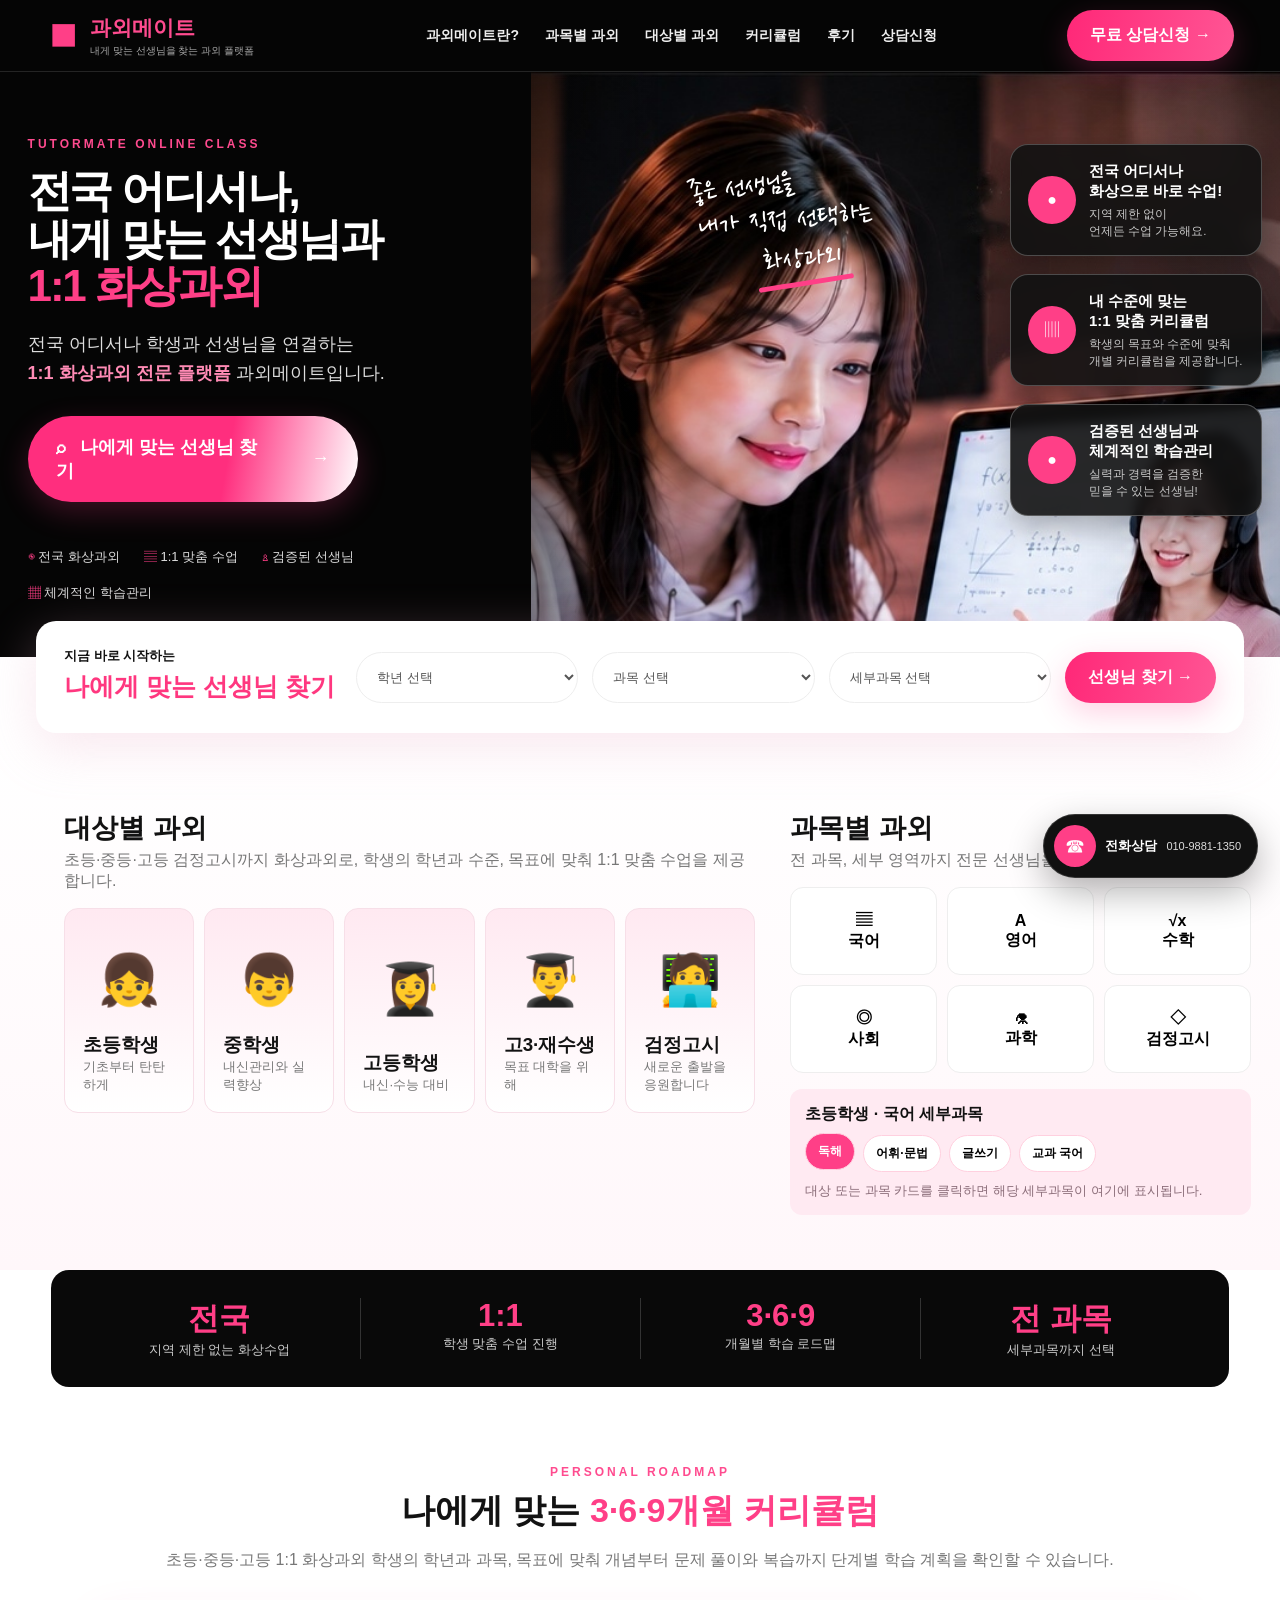
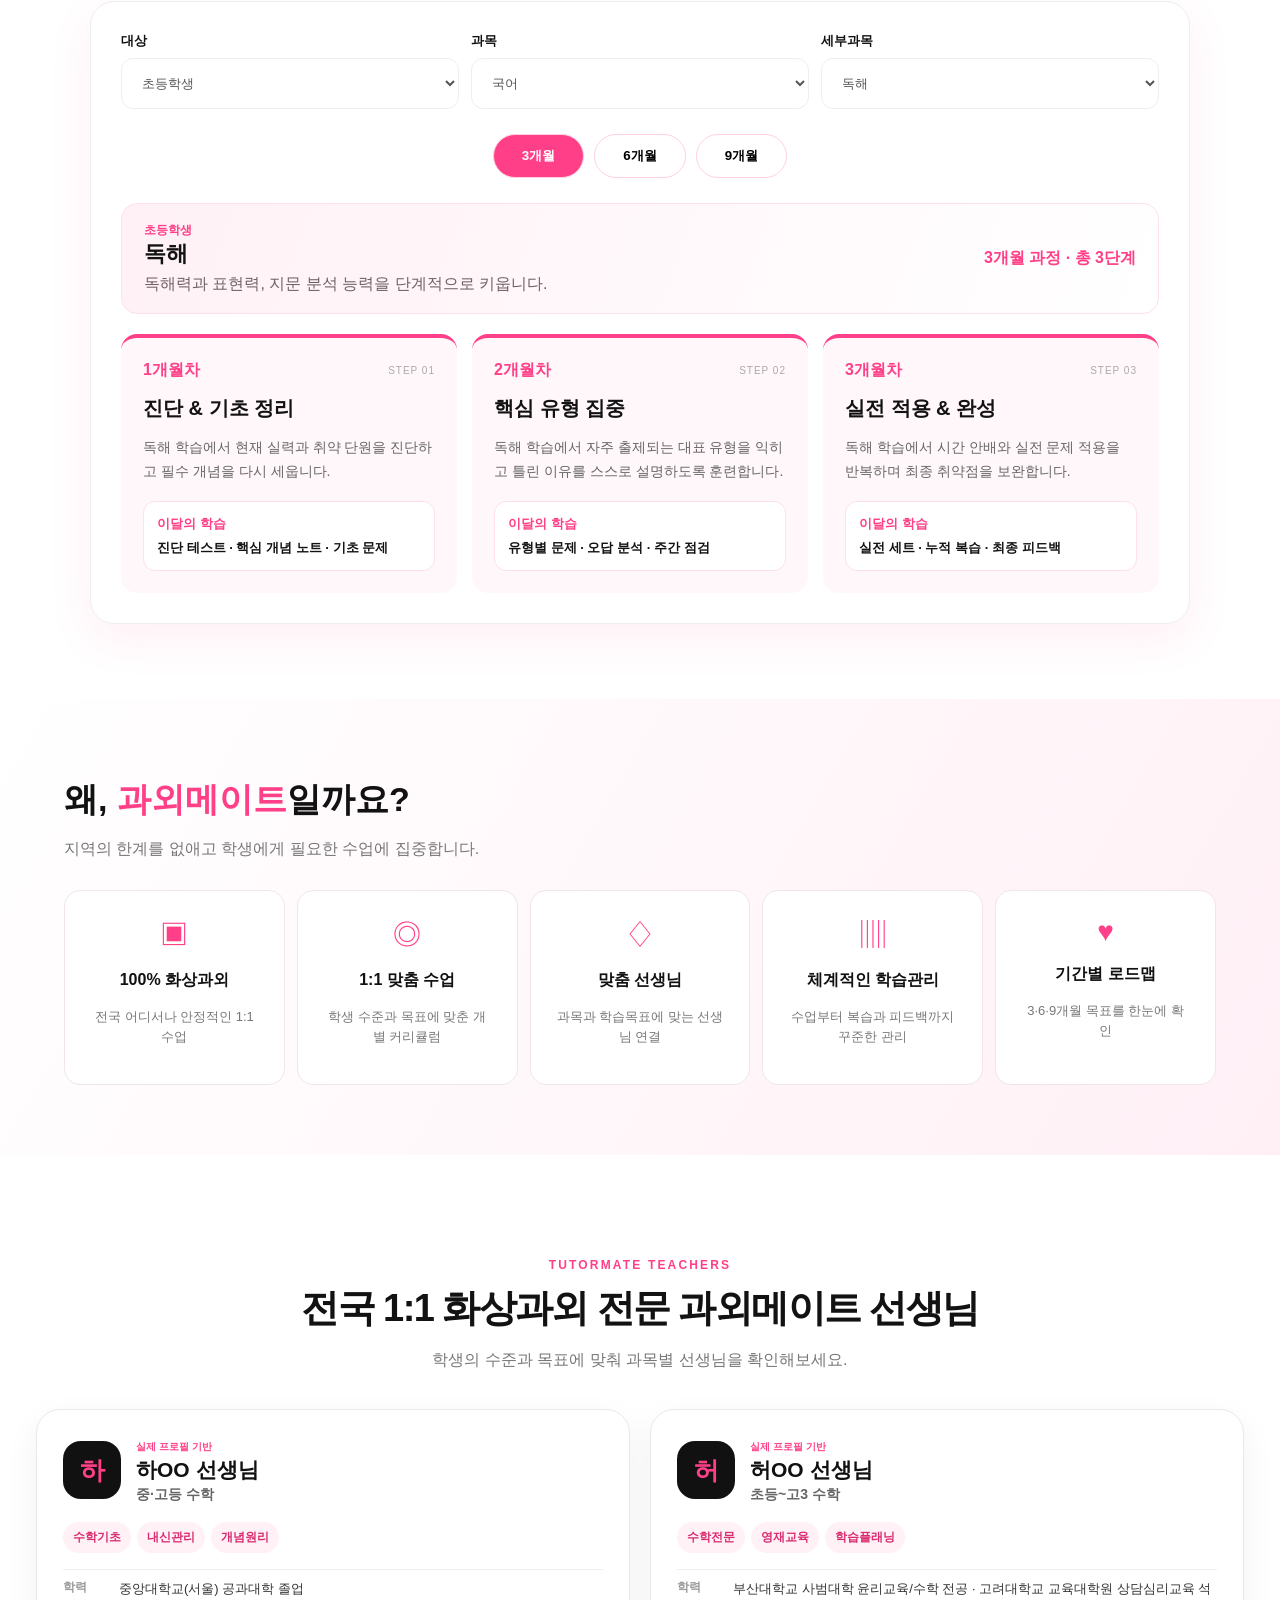
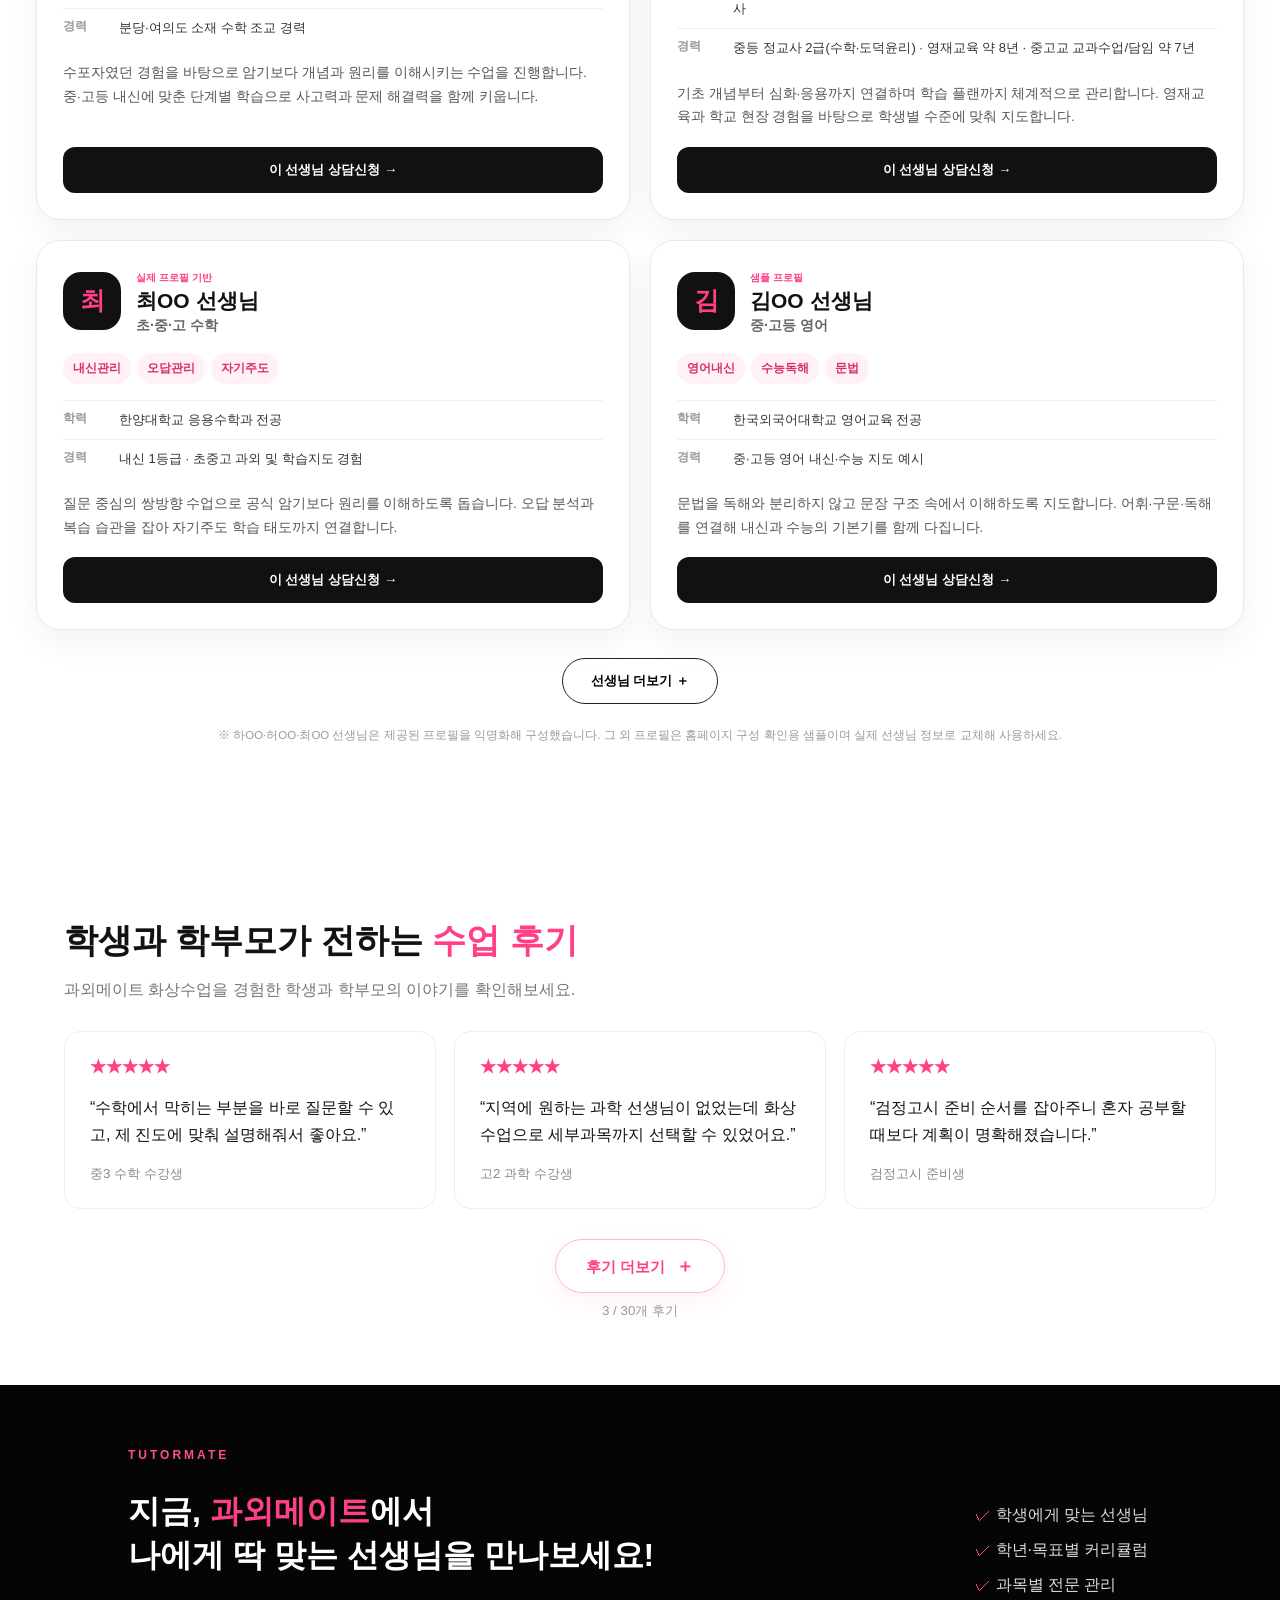
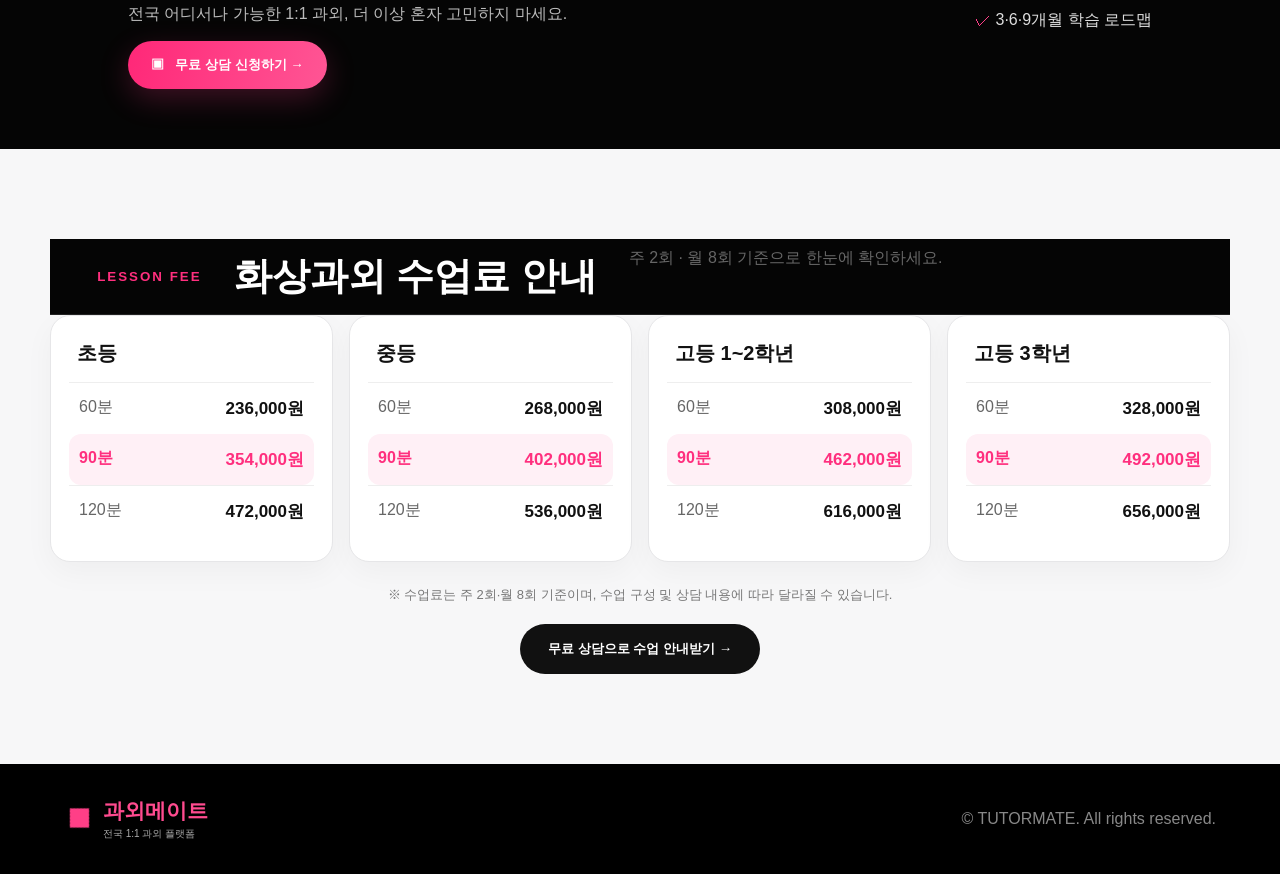
<file: index.html>
<!doctype html><html lang="ko"><head><meta name="naver-site-verification" content="558219ba4b18374592ff6b92e495277e4e2a2b96" /><meta charset="utf-8"><meta name="viewport" content="width=device-width,initial-scale=1"><title>화상과외 과외메이트 | 전국 1:1 초등 중등 고등 검정고시</title><meta name="description" content="과외메이트는 전국 1:1 화상과외 플랫폼입니다. 초등·중등·고등 전 과목과 검정고시까지 학생에게 맞는 선생님과 맞춤형 과외를 진행합니다."><meta property="og:title" content="화상과외 과외메이트 | 전국 1:1 초등 중등 고등 검정고시">
<meta property="og:description" content="과외메이트는 전국 초등·중등·고등학생을 위한 1:1 화상과외 플랫폼입니다. 학생에게 맞는 선생님과 과목별 맞춤 수업을 진행하며 검정고시 과외도 제공합니다.">
<meta property="og:url" content="https://tutormate-yj.netlify.app/"><link rel="stylesheet" href="style.css"><link rel="icon" type="image/png" sizes="32x32" href="/favicon-32x32.png">
<link rel="icon" type="image/png" href="/favicon.png">
<link rel="apple-touch-icon" sizes="180x180" href="/apple-touch-icon.png">
</head><body>
<header class="site-header"><a class="brand" href="#top"><span class="cap">◆</span><span><b>과외메이트</b><small>내게 맞는 선생님을 찾는 과외 플랫폼</small></span></a><nav><a href="#why">과외메이트란?</a><a href="#subjects">과목별 과외</a><a href="#targets">대상별 과외</a><a href="#curriculum">커리큘럼</a><a href="#reviews">후기</a><a href="#consult" data-open-consult>상담신청</a></nav><a class="pill" href="#consult" data-open-consult>무료 상담신청 →</a></header>
<main id="top"><section class="hero hero-v10"><div class="hero-copy"><em>TUTORMATE ONLINE CLASS</em><h1>전국 어디서나,<br>내게 맞는 선생님과<br><strong>1:1 화상과외</strong></h1><p>전국 어디서나 학생과 선생님을 연결하는<br><b>1:1 화상과외 전문 플랫폼</b> 과외메이트입니다.</p><a class="primary" href="#finder">⌕ &nbsp; 나에게 맞는 선생님 찾기 <span>→</span></a><div class="mini"><span>◉ 전국 화상과외</span><span>▤ 1:1 맞춤 수업</span><span>♙ 검증된 선생님</span><span>▦ 체계적인 학습관리</span></div></div><div class="hero-visual"><img src="hero-photo-v16-clean.jpg" alt="학생이 노트북으로 선생님과 1대1 화상수업을 하는 모습"><div class="hero-handcopy" aria-label="좋은 선생님을 내가 직접 선택하는 화상과외"><span>좋은 선생님을</span><span>내가 직접 선택하는</span><strong>화상과외</strong></div><div class="visual-shade"></div><div class="feature-card fc1"><i>●</i><div><b>전국 어디서나<br>화상으로 바로 수업!</b><small>지역 제한 없이<br>언제든 수업 가능해요.</small></div></div><div class="feature-card fc2"><i>▥</i><div><b>내 수준에 맞는<br>1:1 맞춤 커리큘럼</b><small>학생의 목표와 수준에 맞춰<br>개별 커리큘럼을 제공합니다.</small></div></div><div class="feature-card fc3"><i>●</i><div><b>검증된 선생님과<br>체계적인 학습관리</b><small>실력과 경력을 검증한<br>믿을 수 있는 선생님!</small></div></div></div></section>
<section id="finder" class="finder"><div><small>지금 바로 시작하는</small><h2>나에게 맞는 선생님 찾기</h2></div><select id="grade"><option value="">학년 선택</option><option>초등학생</option><option>중학생</option><option>고등학생</option><option>고3·재수생</option><option>검정고시</option></select><select id="subject"><option value="">과목 선택</option><option>국어</option><option>영어</option><option>수학</option><option>사회</option><option>과학</option><option>검정고시</option></select><select id="detail"><option value="">세부과목 선택</option></select><a class="pill big" href="#curriculum">선생님 찾기 →</a></section>
<section class="split"><div id="targets"><h2>대상별 과외</h2><p>초등·중등·고등 검정고시까지 화상과외로, 학생의 학년과 수준, 목표에 맞춰 1:1 맞춤 수업을 제공합니다.</p><div class="cards target-cards"></div></div><div id="subjects"><h2>과목별 과외</h2><p>전 과목, 세부 영역까지 전문 선생님을 만나보세요.</p><div class="subject-grid"></div><div id="detailPanel" class="chips detail-panel"><b>세부과목을 선택해 확인해보세요</b><div id="detailChips" class="detail-chip-list"></div><small>대상 또는 과목 카드를 클릭하면 해당 세부과목이 여기에 표시됩니다.</small></div></div></section>
<section class="stats"><div><b>전국</b><span>지역 제한 없는 화상수업</span></div><div><b>1:1</b><span>학생 맞춤 수업 진행</span></div><div><b>3·6·9</b><span>개월별 학습 로드맵</span></div><div><b>전 과목</b><span>세부과목까지 선택</span></div></section>
<section id="curriculum" class="curriculum"><div class="section-title"><em>PERSONAL ROADMAP</em><h2>나에게 맞는 <strong>3·6·9개월 커리큘럼</strong></h2><p>초등·중등·고등 1:1 화상과외 학생의 학년과 과목, 목표에 맞춰 개념부터 문제 풀이와 복습까지 단계별 학습 계획을 확인할 수 있습니다.</p></div><div class="curr-box"><div class="curr-controls"><label>대상<select id="cGrade"></select></label><label>과목<select id="cSubject"></select></label><label>세부과목<select id="cDetail"></select></label></div><div class="months"><button class="active" data-month="3">3개월</button><button data-month="6">6개월</button><button data-month="9">9개월</button></div><div id="roadmapSummary" class="roadmap-summary"></div><div id="roadmap" class="roadmap"></div></div></section>
<section id="why" class="why"><div class="section-title left"><h2>왜, <strong>과외메이트</strong>일까요?</h2><p>지역의 한계를 없애고 학생에게 필요한 수업에 집중합니다.</p></div><div class="why-grid"><article>▣<h3>100% 화상과외</h3><p>전국 어디서나 안정적인 1:1 수업</p></article><article>◎<h3>1:1 맞춤 수업</h3><p>학생 수준과 목표에 맞춘 개별 커리큘럼</p></article><article>♢<h3>맞춤 선생님</h3><p>과목과 학습목표에 맞는 선생님 연결</p></article><article>▥<h3>체계적인 학습관리</h3><p>수업부터 복습과 피드백까지 꾸준한 관리</p></article><article>♥<h3>기간별 로드맵</h3><p>3·6·9개월 목표를 한눈에 확인</p></article></div></section>
<section class="teachers-section" id="teachers"><div class="teacher-section-head"><span>TUTORMATE TEACHERS</span><h2>전국 1:1 화상과외 전문 과외메이트 선생님</h2><p>학생의 수준과 목표에 맞춰 과목별 선생님을 확인해보세요.</p></div><div class="teacher-grid"><article class="teacher-card">
<div class="teacher-top"><div class="teacher-avatar">하</div><div><span class="teacher-badge">실제 프로필 기반</span><h3>하OO 선생님</h3><p class="teacher-field">중·고등 수학</p></div></div>
<div class="teacher-tags"><span>수학기초</span><span>내신관리</span><span>개념원리</span></div><dl><div><dt>학력</dt><dd>중앙대학교(서울) 공과대학 졸업</dd></div><div><dt>경력</dt><dd>분당·여의도 소재 수학 조교 경력</dd></div></dl>
<p class="teacher-desc">수포자였던 경험을 바탕으로 암기보다 개념과 원리를 이해시키는 수업을 진행합니다. 중·고등 내신에 맞춘 단계별 학습으로 사고력과 문제 해결력을 함께 키웁니다.</p><button type="button" class="teacher-consult" data-teacher-consult="하OO 선생님">이 선생님 상담신청 →</button></article><article class="teacher-card">
<div class="teacher-top"><div class="teacher-avatar">허</div><div><span class="teacher-badge">실제 프로필 기반</span><h3>허OO 선생님</h3><p class="teacher-field">초등~고3 수학</p></div></div>
<div class="teacher-tags"><span>수학전문</span><span>영재교육</span><span>학습플래닝</span></div><dl><div><dt>학력</dt><dd>부산대학교 사범대학 윤리교육/수학 전공 · 고려대학교 교육대학원 상담심리교육 석사</dd></div><div><dt>경력</dt><dd>중등 정교사 2급(수학·도덕윤리) · 영재교육 약 8년 · 중고교 교과수업/담임 약 7년</dd></div></dl>
<p class="teacher-desc">기초 개념부터 심화·응용까지 연결하며 학습 플랜까지 체계적으로 관리합니다. 영재교육과 학교 현장 경험을 바탕으로 학생별 수준에 맞춰 지도합니다.</p><button type="button" class="teacher-consult" data-teacher-consult="허OO 선생님">이 선생님 상담신청 →</button></article><article class="teacher-card">
<div class="teacher-top"><div class="teacher-avatar">최</div><div><span class="teacher-badge">실제 프로필 기반</span><h3>최OO 선생님</h3><p class="teacher-field">초·중·고 수학</p></div></div>
<div class="teacher-tags"><span>내신관리</span><span>오답관리</span><span>자기주도</span></div><dl><div><dt>학력</dt><dd>한양대학교 응용수학과 전공</dd></div><div><dt>경력</dt><dd>내신 1등급 · 초중고 과외 및 학습지도 경험</dd></div></dl>
<p class="teacher-desc">질문 중심의 쌍방향 수업으로 공식 암기보다 원리를 이해하도록 돕습니다. 오답 분석과 복습 습관을 잡아 자기주도 학습 태도까지 연결합니다.</p><button type="button" class="teacher-consult" data-teacher-consult="최OO 선생님">이 선생님 상담신청 →</button></article><article class="teacher-card">
<div class="teacher-top"><div class="teacher-avatar">김</div><div><span class="teacher-badge">샘플 프로필</span><h3>김OO 선생님</h3><p class="teacher-field">중·고등 영어</p></div></div>
<div class="teacher-tags"><span>영어내신</span><span>수능독해</span><span>문법</span></div><dl><div><dt>학력</dt><dd>한국외국어대학교 영어교육 전공</dd></div><div><dt>경력</dt><dd>중·고등 영어 내신·수능 지도 예시</dd></div></dl>
<p class="teacher-desc">문법을 독해와 분리하지 않고 문장 구조 속에서 이해하도록 지도합니다. 어휘·구문·독해를 연결해 내신과 수능의 기본기를 함께 다집니다.</p><button type="button" class="teacher-consult" data-teacher-consult="김OO 선생님">이 선생님 상담신청 →</button></article><article class="teacher-card teacher-more">
<div class="teacher-top"><div class="teacher-avatar">이</div><div><span class="teacher-badge">샘플 프로필</span><h3>이OO 선생님</h3><p class="teacher-field">초·중등 영어</p></div></div>
<div class="teacher-tags"><span>기초영어</span><span>문법</span><span>학습관리</span></div><dl><div><dt>학력</dt><dd>이화여자대학교 영어교육 전공</dd></div><div><dt>경력</dt><dd>초·중등 영어 기초·학습관리 예시</dd></div></dl>
<p class="teacher-desc">영어에 자신감이 부족한 학생을 위해 어휘와 기초 문법부터 차근차근 연결합니다. 학생의 학습량과 복습 주기를 함께 관리합니다.</p><button type="button" class="teacher-consult" data-teacher-consult="이OO 선생님">이 선생님 상담신청 →</button></article><article class="teacher-card teacher-more">
<div class="teacher-top"><div class="teacher-avatar">박</div><div><span class="teacher-badge">샘플 프로필</span><h3>박OO 선생님</h3><p class="teacher-field">중·고등 국어</p></div></div>
<div class="teacher-tags"><span>국어내신</span><span>문학</span><span>비문학</span></div><dl><div><dt>학력</dt><dd>고려대학교 국어교육 전공</dd></div><div><dt>경력</dt><dd>중·고등 국어 내신·독해 지도 예시</dd></div></dl>
<p class="teacher-desc">문학은 근거를 찾는 방법을 익히고 비문학은 문단 구조와 핵심 정보를 파악하도록 지도합니다. 학교 시험과 독해력 향상을 함께 준비합니다.</p><button type="button" class="teacher-consult" data-teacher-consult="박OO 선생님">이 선생님 상담신청 →</button></article><article class="teacher-card teacher-more">
<div class="teacher-top"><div class="teacher-avatar">정</div><div><span class="teacher-badge">샘플 프로필</span><h3>정OO 선생님</h3><p class="teacher-field">고등 과학</p></div></div>
<div class="teacher-tags"><span>통합과학</span><span>생명과학Ⅰ·Ⅱ</span></div><dl><div><dt>학력</dt><dd>연세대학교 생명과학 전공</dd></div><div><dt>경력</dt><dd>통합과학·생명과학 지도 예시</dd></div></dl>
<p class="teacher-desc">개념을 그림과 흐름으로 이해한 뒤 문제에 적용하는 연습을 반복합니다. 통합과학부터 생명과학Ⅰ·Ⅱ까지 단원 간 연결을 강조합니다.</p><button type="button" class="teacher-consult" data-teacher-consult="정OO 선생님">이 선생님 상담신청 →</button></article><article class="teacher-card teacher-more">
<div class="teacher-top"><div class="teacher-avatar">윤</div><div><span class="teacher-badge">샘플 프로필</span><h3>윤OO 선생님</h3><p class="teacher-field">중·고등 과학</p></div></div>
<div class="teacher-tags"><span>중등과학</span><span>통합과학</span><span>화학Ⅰ·Ⅱ</span></div><dl><div><dt>학력</dt><dd>성균관대학교 화학 전공</dd></div><div><dt>경력</dt><dd>중등과학·통합과학·화학 지도 예시</dd></div></dl>
<p class="teacher-desc">공식만 암기하지 않고 현상과 원리를 먼저 이해하도록 지도합니다. 계산 유형과 자료해석 문제를 단계적으로 훈련합니다.</p><button type="button" class="teacher-consult" data-teacher-consult="윤OO 선생님">이 선생님 상담신청 →</button></article><article class="teacher-card teacher-more">
<div class="teacher-top"><div class="teacher-avatar">강</div><div><span class="teacher-badge">샘플 프로필</span><h3>강OO 선생님</h3><p class="teacher-field">중·고등 사회</p></div></div>
<div class="teacher-tags"><span>통합사회</span><span>사회문화</span><span>정치와 법</span></div><dl><div><dt>학력</dt><dd>서울대학교 사회교육 전공</dd></div><div><dt>경력</dt><dd>통합사회·사회탐구 지도 예시</dd></div></dl>
<p class="teacher-desc">개념 간 관계를 구조화하고 실제 사례와 연결해 암기 부담을 줄입니다. 내신 서술형과 자료 분석형 문제까지 함께 대비합니다.</p><button type="button" class="teacher-consult" data-teacher-consult="강OO 선생님">이 선생님 상담신청 →</button></article><article class="teacher-card teacher-more">
<div class="teacher-top"><div class="teacher-avatar">서</div><div><span class="teacher-badge">샘플 프로필</span><h3>서OO 선생님</h3><p class="teacher-field">검정고시</p></div></div>
<div class="teacher-tags"><span>검정고시</span><span>전과목관리</span><span>학습플랜</span></div><dl><div><dt>학력</dt><dd>경희대학교 교육학 전공</dd></div><div><dt>경력</dt><dd>검정고시 전 과목 학습관리 예시</dd></div></dl>
<p class="teacher-desc">현재 수준을 진단한 뒤 시험일까지 필요한 과목별 우선순위를 설계합니다. 기초 개념, 기출문제, 오답 복습을 일정에 맞춰 관리합니다.</p><button type="button" class="teacher-consult" data-teacher-consult="서OO 선생님">이 선생님 상담신청 →</button></article></div><button type="button" id="teacherMoreBtn" class="teacher-more-btn">선생님 더보기 ＋</button><p class="teacher-note">※ 하OO·허OO·최OO 선생님은 제공된 프로필을 익명화해 구성했습니다. 그 외 프로필은 홈페이지 구성 확인용 샘플이며 실제 선생님 정보로 교체해 사용하세요.</p></section>
<section id="reviews" class="reviews"><div class="section-title left"><h2>학생과 학부모가 전하는 <strong>수업 후기</strong></h2><p>과외메이트 화상수업을 경험한 학생과 학부모의 이야기를 확인해보세요.</p></div><div id="reviewGrid" class="review-grid"></div><div class="review-more-wrap"><button id="reviewMore" class="review-more" type="button" aria-expanded="false">후기 더보기 <span>＋</span></button><small id="reviewCount">3 / 30개 후기</small></div></section>
<section id="consult" class="final"><div><em>TUTORMATE</em><h2>지금, <strong>과외메이트</strong>에서<br>나에게 딱 맞는 선생님을 만나보세요!</h2><p>전국 어디서나 가능한 1:1 과외, 더 이상 혼자 고민하지 마세요.</p><button class="primary" type="button" data-open-consult>▣ &nbsp; 무료 상담 신청하기 →</button></div><ul><li>✓ 학생에게 맞는 선생님</li><li>✓ 학년·목표별 커리큘럼</li><li>✓ 과목별 전문 관리</li><li>✓ 3·6·9개월 학습 로드맵</li></ul></section></main><section class="tuition-section" id="tuition"><div class="tuition-wrap"><header><small>LESSON FEE</small><h2>화상과외 수업료 안내</h2><p>주 2회 · 월 8회 기준으로 한눈에 확인하세요.</p></header><div class="tuition-grid"><article class="tuition-card"><h3>초등</h3><div><span>60분</span><b>236,000원</b></div><div class="hot"><span>90분</span><b>354,000원</b></div><div><span>120분</span><b>472,000원</b></div></article><article class="tuition-card"><h3>중등</h3><div><span>60분</span><b>268,000원</b></div><div class="hot"><span>90분</span><b>402,000원</b></div><div><span>120분</span><b>536,000원</b></div></article><article class="tuition-card"><h3>고등 1~2학년</h3><div><span>60분</span><b>308,000원</b></div><div class="hot"><span>90분</span><b>462,000원</b></div><div><span>120분</span><b>616,000원</b></div></article><article class="tuition-card"><h3>고등 3학년</h3><div><span>60분</span><b>328,000원</b></div><div class="hot"><span>90분</span><b>492,000원</b></div><div><span>120분</span><b>656,000원</b></div></article></div><p class="tuition-note">※ 수업료는 주 2회·월 8회 기준이며, 수업 구성 및 상담 내용에 따라 달라질 수 있습니다.</p><button type="button" class="tuition-cta" data-open-consult>무료 상담으로 수업 안내받기 →</button></div></section><footer><div class="brand"><span class="logo">◆</span><span><b>과외메이트</b><small>전국 1:1 과외 플랫폼</small></span></div><p>© TUTORMATE. All rights reserved.</p></footer><div class="consult-modal" id="consultModal" aria-hidden="true">
  <div class="consult-backdrop" data-close-consult></div>
  <section class="consult-dialog" role="dialog" aria-modal="true" aria-labelledby="consultTitle">
    <button class="consult-close" type="button" data-close-consult aria-label="상담 신청 닫기">×</button>
    <div class="consult-head">
      <small>TUTORMATE CONSULTATION</small>
      <h2 id="consultTitle">무료 상담신청</h2>
      <p>과외메이트 안에서 바로 상담을 신청하세요.<br>담당자가 확인 후 연락드립니다.</p>
    </div>
    <form id="consultForm" name="tutormate-consult" method="POST" data-netlify="true" data-netlify-honeypot="bot-field">
      <input type="hidden" name="form-name" value="tutormate-consult">
      <input type="hidden" name="form_title" value="과외메이트 신규 상담신청">
      <p class="bot-field"><label>이 칸은 비워주세요 <input name="bot-field"></label></p>
      <div class="consult-grid">
        <label><span>학생/학부모 성함 *</span><input name="name" type="text" autocomplete="name" required placeholder="성함을 입력해주세요"></label>
        <label><span>연락처 *</span><input name="phone" type="tel" inputmode="tel" autocomplete="tel" required placeholder="010-0000-0000"></label>
        <label><span>학생 학년 *</span><select name="grade" required><option value="">학년 선택</option><option>초등학생</option><option>중학생</option><option>고등학생</option><option>고3·재수생</option><option>검정고시</option></select></label>
        <label><span>희망 과목 *</span><select name="subject" required><option value="">과목 선택</option><option>국어</option><option>영어</option><option>수학</option><option>사회</option><option>과학</option><option>검정고시</option></select></label>
      </div>
      <label class="consult-preferred"><span>희망 선생님</span><input id="preferredTeacher" name="preferred_teacher" type="text" readonly placeholder="추천 선생님에서 선택하면 자동 입력됩니다."></label><label class="consult-address"><span>주소 <em>(선택사항)</em></span><input name="address" type="text" autocomplete="street-address" placeholder="주소를 입력해주세요. (선택사항)"></label><label class="consult-message"><span>상담 내용</span><textarea name="message" rows="4" placeholder="현재 학습상황, 원하는 수업 등을 적어주세요."></textarea></label>
      <label class="privacy-check"><input type="checkbox" name="privacy_agree" value="동의" required><span>상담을 위한 개인정보 수집·이용에 동의합니다. *</span></label>
      <button class="consult-submit" type="submit">상담 신청하기 <b>→</b></button>
      <div class="consult-status" id="consultStatus" role="status" aria-live="polite"></div>
    </form>
  </section>
</div>

<script src="script.js"></script>
<a class="floating-phone-v24" href="tel:01098811350" aria-label="전화상담 010-9881-1350"><span>☎</span><b>전화상담</b><small>010-9881-1350</small></a>
</body></html>
</file>
<file: style.css>
@import url("https://fonts.googleapis.com/css2?family=Nanum+Pen+Script&display=swap");
*{box-sizing:border-box}html{scroll-behavior:smooth}body{margin:0;font-family:Pretendard,"Noto Sans KR",Arial,sans-serif;color:#121212;background:#fff}header{height:76px;padding:0 4%;display:flex;align-items:center;gap:32px;background:#050505;color:white;position:sticky;top:0;z-index:30;border-bottom:1px solid #222}.brand{display:flex;align-items:center;gap:10px;text-decoration:none;color:inherit;min-width:245px}.brand .logo{font-size:29px;color:#ff3f87;transform:rotate(45deg)}.brand b{display:block;font-size:21px;color:#ff4b8f}.brand small{display:block;font-size:10px;color:#aaa;margin-top:2px}nav{display:flex;gap:26px;margin:auto}nav a{color:#ddd;text-decoration:none;font-size:14px}.pill,.primary{border:0;border-radius:999px;background:linear-gradient(100deg,#ff2878,#ff5594);color:#fff;text-decoration:none;font-weight:800;padding:15px 23px;display:inline-flex;align-items:center;gap:12px;box-shadow:0 10px 30px #ff39873a}.hero{min-height:620px;background:#050505;color:#fff;display:grid;grid-template-columns:47% 53%;overflow:hidden}.hero-copy{padding:70px 0 45px 8%;z-index:2}.hero em,.section-title em,.final em{font-size:12px;letter-spacing:3px;color:#ff4b8f;font-style:normal;font-weight:800}.hero h1{font-size:54px;line-height:1.16;margin:18px 0}.hero h1 strong,.section-title strong,.why strong,.reviews strong,.final strong{color:#ff3f87}.hero p{font-size:19px;line-height:1.7;color:#ddd}.hero .primary{font-size:18px;margin:18px 0;padding:19px 28px;background:linear-gradient(100deg,#ff2e7e 60%,#fff);color:#fff}.hero .primary span{margin-left:35px}.mini{display:flex;gap:22px;flex-wrap:wrap;color:#ddd;font-size:13px;margin-top:18px}.mini span::first-letter{color:#ff3f87}.hero-photo{position:relative;min-height:620px}.hero-photo:after{content:"";position:absolute;inset:0;background:linear-gradient(90deg,#050505 0%,transparent 25%,transparent 70%,#050505aa)}.hero-photo img{width:100%;height:100%;object-fit:cover;object-position:center}.float{position:absolute;z-index:2;right:5%;width:210px;padding:18px;background:#171717df;border:1px solid #444;border-radius:16px;font-size:15px}.float b,.float small{display:block;margin-left:35px}.float small{color:#bbb;margin-top:4px}.float:first-letter{color:#ff4b8f}.f1{top:70px}.f2{top:175px}.f3{top:280px}.finder{width:94%;margin:-36px auto 0;position:relative;z-index:5;background:#fff;border-radius:20px;padding:25px 28px;display:grid;grid-template-columns:1.25fr 1fr 1fr 1fr auto;align-items:center;gap:14px;box-shadow:0 15px 50px #eab0c94a}.finder h2{color:#ff377f;margin:5px 0;font-size:25px}.finder small{font-weight:800}.finder select,.curr-controls select{width:100%;padding:16px;border:1px solid #eee;border-radius:999px;background:#fff;color:#555}.big{white-space:nowrap}.split{display:grid;grid-template-columns:60% 40%;padding:55px 5%;gap:35px;background:linear-gradient(#fff,#fff7fa)}.split h2{font-size:27px;margin-bottom:4px}.split p{color:#777;margin-top:0}.cards{display:grid;grid-template-columns:repeat(5,1fr);gap:10px}.cards article{height:205px;border-radius:14px;background:linear-gradient(#ffe9f1,#fff);padding:18px;display:flex;flex-direction:column;justify-content:flex-end;transition:.3s;cursor:pointer;border:1px solid #f7dfe8}.cards article:hover,.subject-grid button:hover{transform:translateY(-7px);box-shadow:0 12px 28px #ff4b8f20}.cards .avatar{font-size:50px;text-align:center;margin:auto}.cards h3{margin:0}.cards small{color:#777}.subject-grid{display:grid;grid-template-columns:repeat(3,1fr);gap:10px}.subject-grid button{background:#fff;border:1px solid #eee;border-radius:13px;padding:22px 8px;font-weight:800;font-size:16px;cursor:pointer;transition:.3s}.subject-grid button.active{background:#ff3f87;color:white}.chips{margin-top:16px;background:#ffeaf2;padding:15px;border-radius:12px;display:flex;gap:8px;flex-wrap:wrap}.chips b{width:100%}.chips span{background:#fff;padding:8px 10px;border-radius:8px;font-size:12px}.stats{margin:0 4%;padding:28px;background:#090909;color:#fff;border-radius:18px;display:grid;grid-template-columns:repeat(4,1fr);text-align:center}.stats div+div{border-left:1px solid #333}.stats b{display:block;color:#ff3f87;font-size:31px}.stats span{font-size:13px;color:#ccc}.curriculum{padding:75px 5%;background:#fff}.section-title{text-align:center;margin-bottom:30px}.section-title.left{text-align:left}.section-title h2{font-size:34px;margin:8px 0}.section-title p{color:#777}.curr-box{max-width:1100px;margin:auto;border:1px solid #eee;border-radius:24px;padding:30px;box-shadow:0 15px 45px #ff3f8715}.curr-controls{display:grid;grid-template-columns:repeat(3,1fr);gap:12px}.curr-controls label{font-weight:800;font-size:13px}.curr-controls select{margin-top:8px;border-radius:12px}.months{display:flex;justify-content:center;gap:10px;margin:25px 0}.months button{padding:12px 28px;border-radius:999px;border:1px solid #ffd1e1;background:white;font-weight:800;cursor:pointer}.months button.active{background:#ff3f87;color:white}.roadmap{display:grid;grid-template-columns:repeat(3,1fr);gap:15px}.roadmap article{background:#fff7fa;border-radius:16px;padding:22px;border-top:4px solid #ff3f87;animation:rise .45s ease}.roadmap article b{color:#ff3f87}.roadmap li{margin:10px 0;color:#555;font-size:14px}@keyframes rise{from{opacity:0;transform:translateY(15px)}to{opacity:1;transform:none}}.why{padding:70px 5%;background:linear-gradient(120deg,#fff,#fff0f6)}.why-grid{display:grid;grid-template-columns:repeat(5,1fr);gap:12px}.why-grid article{background:#fff;border:1px solid #f0e6ea;border-radius:16px;padding:25px;text-align:center;font-size:28px;color:#ff3f87;transition:.3s}.why-grid article:hover{transform:scale(1.03)}.why-grid h3{color:#111;font-size:16px}.why-grid p{color:#777;font-size:13px;line-height:1.5}.reviews{padding:65px 5%}.review-grid{display:grid;grid-template-columns:repeat(3,1fr);gap:18px}.review-grid article{border:1px solid #eee;border-radius:16px;padding:25px}.review-grid b{color:#ff3f87}.review-grid p{line-height:1.7}.review-grid small{color:#888}.final{background:#050505;color:#fff;padding:60px 10%;display:flex;justify-content:space-between;align-items:center}.final h2{font-size:32px}.final p{color:#bbb}.final ul{list-style:none;line-height:2.2;color:#ddd}.final li::first-letter{color:#ff3f87}footer{background:#000;color:#888;padding:30px 5%;display:flex;justify-content:space-between;align-items:center}@media(max-width:900px){header nav{display:none}header{justify-content:space-between}.hero{grid-template-columns:1fr}.hero-copy{padding:55px 6% 25px}.hero h1{font-size:40px}.hero-photo{min-height:430px}.float{display:none}.finder{grid-template-columns:1fr 1fr;margin-top:20px}.finder>div,.finder .big{grid-column:1/-1}.split{grid-template-columns:1fr}.cards{grid-template-columns:repeat(2,1fr)}.subject-grid{grid-template-columns:repeat(3,1fr)}.stats{grid-template-columns:1fr 1fr;gap:20px}.stats div+div{border:0}.curr-controls,.roadmap,.why-grid,.review-grid{grid-template-columns:1fr}.final{flex-direction:column;align-items:flex-start}}@media(max-width:520px){header .pill{display:none}.hero h1{font-size:35px}.finder{grid-template-columns:1fr}.cards{grid-template-columns:1fr 1fr}.section-title h2{font-size:28px}.mini{gap:10px}.hero-photo{min-height:330px}.final{padding:45px 6%}}
.detail-panel{display:block!important}.detail-panel small{display:block;color:#8b6d79;margin-top:10px}.detail-chip-list{display:flex;gap:8px;flex-wrap:wrap;margin-top:10px}.detail-chip-list button{border:1px solid #ffd0df;background:#fff;border-radius:999px;padding:9px 12px;font-size:12px;font-weight:750;cursor:pointer;transition:.25s}.detail-chip-list button:hover,.detail-chip-list button.active{background:#ff3f87;color:#fff;transform:translateY(-2px)}.roadmap-summary{margin:5px 0 20px;padding:18px 22px;border-radius:16px;background:linear-gradient(110deg,#fff1f6,#fff);display:flex;align-items:center;justify-content:space-between;border:1px solid #ffe0eb}.roadmap-summary span{display:block;color:#ff3f87;font-size:12px;font-weight:900}.roadmap-summary b{font-size:22px}.roadmap-summary p{margin:5px 0 0;color:#6f6066}.roadmap-summary>strong{white-space:nowrap;color:#ff3f87}.roadmap{grid-template-columns:repeat(3,1fr)}.roadmap article{min-height:245px}.road-head{display:flex;justify-content:space-between;align-items:center}.road-head span{font-size:10px;letter-spacing:1px;color:#aaa}.roadmap article h3{font-size:20px;margin:14px 0 8px}.roadmap article p{color:#666;line-height:1.65;font-size:14px}.learn-box{margin-top:18px;padding:13px;background:#fff;border:1px solid #ffe0ea;border-radius:12px}.learn-box small{display:block;color:#ff3f87;font-weight:900;margin-bottom:5px}.learn-box strong{font-size:13px;line-height:1.5}@media(max-width:900px){.roadmap-summary{align-items:flex-start;gap:12px;flex-direction:column}.roadmap{grid-template-columns:1fr}.roadmap article{min-height:auto}}

.review-card{animation:reviewIn .42s ease both;transition:.28s;background:#fff}.review-card:hover{transform:translateY(-5px);box-shadow:0 14px 32px #ff3f8717;border-color:#ffd5e4}.review-more-wrap{display:flex;flex-direction:column;align-items:center;gap:9px;margin-top:30px}.review-more{border:1px solid #ffb9d1;background:#fff;color:#ff3f87;border-radius:999px;padding:14px 30px;font-size:15px;font-weight:900;cursor:pointer;transition:.25s;box-shadow:0 8px 25px #ff3f8712}.review-more:hover{background:#ff3f87;color:#fff;transform:translateY(-2px)}.review-more span{font-size:18px;margin-left:7px}.review-more-wrap small{color:#999}@keyframes reviewIn{from{opacity:0;transform:translateY(12px)}to{opacity:1;transform:none}}
/* V5: hero를 좌우 분할하지 않고 하나의 연결된 웹 비주얼로 표시 */
.hero.hero-unified{display:block;min-height:0;background:#050505;overflow:hidden;position:relative}
.hero-unified-link{display:block;width:100%;line-height:0;background:#050505}
.hero-unified img{display:block;width:100%;height:auto;max-height:650px;object-fit:cover;object-position:center top}
@media(min-width:1400px){.hero-unified img{width:100%;max-height:none}}
@media(max-width:900px){.hero.hero-unified{min-height:0}.hero-unified img{width:100%;height:auto;min-height:0;object-fit:contain}}
/* V7: corrected master hero artwork is the single top visual; no duplicated HTML header/finder */
body{padding-top:0}
.hero.hero-unified{margin:0;padding:0}
.hero-unified img{width:100%;height:auto;max-height:none;object-fit:contain;object-position:center top}

/* V9: master hero replacement + desktop browser zoom support */
.hero.hero-unified{overflow:auto hidden;background:#050505}
.hero-unified-link{width:100%;overflow:visible}
.hero-unified img{width:calc(100% * var(--hero-browser-zoom,1));max-width:none;height:auto;object-fit:contain;object-position:left top;transform-origin:left top}
@media(max-width:900px){.hero.hero-unified{overflow:hidden}.hero-unified img{width:100%;max-width:100%}}

/* V10 — Hero is real HTML, not a text-in-image screenshot. Browser zoom works natively. */
:root{--pink:#ff3f87;--black:#050505}
.site-header{height:76px;padding:0 4%;display:flex;align-items:center;gap:30px;background:#050505;color:#fff;position:relative;z-index:30;border-bottom:1px solid #242424}.site-header .brand{min-width:250px}.site-header .cap{font-size:34px;color:var(--pink);transform:rotate(45deg);display:inline-block}.site-header nav{display:flex;gap:26px;margin:auto}.site-header nav a{color:#eee;font-weight:700}.hero.hero-v10{min-height:620px;display:grid;grid-template-columns:46% 54%;background:#050505;color:#fff;overflow:hidden}.hero-v10 .hero-copy{padding:68px 4% 40px 8%;position:relative;z-index:4}.hero-v10 .hero-copy h1{font-size:clamp(42px,3.2vw,62px);letter-spacing:-2px}.hero-v10 .hero-copy p b{color:#ff8bb5}.hero-v10 .hero-visual{position:relative;min-width:0;overflow:hidden}.hero-v10 .hero-visual>img{position:absolute;inset:0;width:100%;height:100%;object-fit:cover;object-position:center center}.visual-shade{position:absolute;inset:0;background:linear-gradient(90deg,#050505 0%,transparent 18%,transparent 72%,#05050588 100%)}.feature-card{position:absolute;right:3.5%;width:245px;min-height:112px;border:1px solid #4a4a4a;border-radius:18px;background:#151515e8;display:flex;gap:14px;align-items:center;padding:18px;color:#fff;box-shadow:0 10px 35px #0007}.feature-card i{width:48px;height:48px;border-radius:50%;background:var(--pink);display:grid;place-items:center;font-style:normal;flex:none}.feature-card b{display:block;font-size:16px;line-height:1.4}.feature-card small{display:block;color:#c9c9c9;line-height:1.45;margin-top:6px}.fc1{top:54px}.fc2{top:185px}.fc3{top:316px}.finder{margin-top:-38px}.hero-unified,.hero-unified-link{display:none!important}
@media(max-width:1000px){.site-header nav{display:none}.hero.hero-v10{grid-template-columns:1fr;min-height:auto}.hero-v10 .hero-copy{padding:55px 6%}.hero-v10 .hero-visual{height:520px}.feature-card{width:220px}.finder{margin-top:0}}
@media(max-width:650px){.site-header{height:68px;padding:0 5%}.site-header .brand{min-width:0}.site-header .brand small{display:none}.site-header .pill{display:none}.hero-v10 .hero-copy h1{font-size:38px}.hero-v10 .hero-visual{height:400px}.feature-card{display:none}.finder{width:92%;grid-template-columns:1fr;padding:20px;margin:18px auto}.finder>div,.finder .big{grid-column:auto}}


/* V11: hero benefit cards + mobile readability */
.hero-benefits{
  position:absolute;
  right:clamp(18px,3vw,54px);
  top:50%;
  transform:translateY(-50%);
  width:clamp(250px,16vw,310px);
  display:grid;
  gap:16px;
  z-index:4;
}
.hero-benefit{
  position:relative;
  min-height:112px;
  display:grid;
  grid-template-columns:52px 1fr;
  align-items:center;
  column-gap:16px;
  padding:20px 22px;
  border:1px solid rgba(255,255,255,.22);
  border-radius:20px;
  background:rgba(17,17,17,.90);
  box-shadow:0 12px 28px rgba(0,0,0,.22);
  backdrop-filter:blur(8px);
}
.hero-benefit .benefit-icon{
  width:52px;height:52px;border-radius:50%;
  display:grid;place-items:center;
  background:#ff3f87;color:#fff;font-size:22px;font-weight:900;
}
.hero-benefit h3{margin:0 0 7px;font-size:17px;line-height:1.35;color:#fff;font-weight:900}
.hero-benefit p{margin:0;font-size:13px;line-height:1.55;color:#e9e9e9;word-break:keep-all}

/* Keep the cards away from the main headline/photo focal area */
@media (max-width:1180px){
  .hero-benefits{right:20px;width:250px;gap:12px}
  .hero-benefit{min-height:100px;padding:16px;grid-template-columns:44px 1fr;column-gap:12px}
  .hero-benefit .benefit-icon{width:44px;height:44px}
  .hero-benefit h3{font-size:15px}.hero-benefit p{font-size:12px}
}
@media (max-width:900px){
  .hero{height:auto!important;min-height:0!important;padding-bottom:24px!important}
  .hero-inner,.hero-content{position:relative!important;width:100%!important;max-width:none!important}
  .hero-copy{position:relative!important;z-index:3!important;padding:42px 22px 24px!important;max-width:100%!important}
  .hero-copy h1{font-size:clamp(38px,11vw,58px)!important;line-height:1.08!important}
  .hero-copy p{font-size:16px!important;line-height:1.7!important}
  .hero-visual{position:relative!important;inset:auto!important;width:100%!important;height:52vw!important;min-height:300px!important;max-height:470px!important}
  .hero-visual img{width:100%!important;height:100%!important;object-fit:cover!important;object-position:58% center!important}
  .hero-benefits{
    position:relative!important;right:auto!important;top:auto!important;transform:none!important;
    width:auto!important;margin:-26px 16px 0!important;padding:0!important;
    display:grid!important;grid-template-columns:1fr!important;gap:10px!important;z-index:5!important;
  }
  .hero-benefit{
    min-height:0!important;padding:15px 16px!important;border-radius:16px!important;
    grid-template-columns:42px 1fr!important;column-gap:12px!important;
  }
  .hero-benefit .benefit-icon{width:42px!important;height:42px!important;font-size:18px!important}
  .hero-benefit h3{font-size:15px!important;margin-bottom:4px!important}
  .hero-benefit p{font-size:13px!important;line-height:1.45!important}
  .finder,.finder-box,.finder-inner{position:relative!important;inset:auto!important;width:calc(100% - 24px)!important;margin:14px auto 0!important}
}
@media (max-width:520px){
  body{overflow-x:hidden}
  .hero-copy{padding:34px 18px 20px!important}
  .hero-copy h1{font-size:clamp(34px,10.8vw,46px)!important}
  .hero-copy .cta,.hero-cta{width:100%!important;max-width:360px!important;justify-content:center!important}
  .hero-features{display:grid!important;grid-template-columns:1fr 1fr!important;gap:10px!important;font-size:12px!important}
  .hero-visual{height:70vw!important;min-height:280px!important}
  .hero-benefits{margin:-18px 12px 0!important}
  select,button,input{min-height:48px;font-size:16px}
}

/* V12 FIX — real V10/V11 class names */
@media (min-width:1001px){
  .hero.hero-v10{grid-template-columns:42% 58%;min-height:620px;overflow:hidden}
  .hero-v10 .hero-copy{padding:68px 5% 42px 6%;align-self:center}
  .hero-v10 .hero-visual{
    min-height:620px;
    display:grid;
    grid-template-columns:minmax(0,1fr) 270px;
    grid-template-rows:1fr;
    gap:0;
    background:#050505;
    overflow:hidden;
  }
  .hero-v10 .hero-visual>img{
    position:relative!important;inset:auto!important;
    grid-column:1;grid-row:1;
    width:100%;height:100%;min-height:620px;
    object-fit:cover;object-position:58% center;
  }
  .hero-v10 .visual-shade{
    grid-column:1;grid-row:1;position:relative;inset:auto;
    background:linear-gradient(90deg,#050505 0%,transparent 14%,transparent 92%,#050505 100%);
    z-index:1;pointer-events:none;
  }
  .hero-v10 .feature-card{
    position:relative!important;right:auto!important;top:auto!important;
    grid-column:2;width:auto;min-height:0;
    margin:0 14px;
    padding:18px 16px;
    border-radius:17px;
    align-self:center;
    z-index:3;
  }
  .hero-v10 .fc1{grid-row:1;transform:translateY(-132px)}
  .hero-v10 .fc2{grid-row:1;transform:translateY(0)}
  .hero-v10 .fc3{grid-row:1;transform:translateY(132px)}
  .hero-v10 .feature-card i{width:46px;height:46px}
  .hero-v10 .feature-card b{font-size:15px;line-height:1.4;word-break:keep-all}
  .hero-v10 .feature-card small{font-size:12px;line-height:1.5;word-break:keep-all}
}
@media (max-width:1000px){
  .hero.hero-v10{display:block!important}
  .hero-v10 .hero-copy{padding:46px 6% 32px!important}
  .hero-v10 .hero-visual{height:auto!important;min-height:0!important;display:grid!important;grid-template-columns:1fr 1fr 1fr!important;background:#050505}
  .hero-v10 .hero-visual>img{position:relative!important;inset:auto!important;grid-column:1/-1;grid-row:1;width:100%!important;height:auto!important;aspect-ratio:16/9;object-fit:cover!important;object-position:58% center!important}
  .hero-v10 .visual-shade{grid-column:1/-1;grid-row:1;position:relative!important;inset:auto!important;z-index:1;background:linear-gradient(0deg,#050505 0%,transparent 22%,transparent 100%)}
  .hero-v10 .feature-card{display:flex!important;position:relative!important;right:auto!important;top:auto!important;width:auto!important;min-height:126px!important;margin:12px 6px 22px!important;padding:16px!important;transform:none!important;z-index:2}
  .hero-v10 .fc1{grid-column:1}.hero-v10 .fc2{grid-column:2}.hero-v10 .fc3{grid-column:3}
}
@media (max-width:700px){
  .site-header{padding:0 16px!important}.site-header .brand b{font-size:18px}.site-header .brand small{display:none!important}
  .hero-v10 .hero-copy{padding:36px 18px 24px!important}
  .hero-v10 .hero-copy h1{font-size:clamp(34px,10.5vw,46px)!important;line-height:1.1!important;letter-spacing:-1.5px!important}
  .hero-v10 .hero-copy p{font-size:16px!important;line-height:1.65!important}
  .hero-v10 .primary{width:100%;max-width:360px;justify-content:center;font-size:16px!important;padding:17px 20px!important}
  .hero-v10 .mini{display:grid!important;grid-template-columns:1fr 1fr!important;gap:10px 12px!important;font-size:12px!important}
  .hero-v10 .hero-visual{grid-template-columns:1fr!important;padding-bottom:12px}
  .hero-v10 .hero-visual>img,.hero-v10 .visual-shade{grid-column:1;grid-row:1}
  .hero-v10 .hero-visual>img{aspect-ratio:4/3;object-position:58% center!important}
  .hero-v10 .feature-card{grid-column:1!important;grid-row:auto!important;margin:8px 16px!important;min-height:0!important;padding:14px 16px!important;border-radius:15px!important}
  .hero-v10 .feature-card i{width:42px;height:42px;font-size:16px}
  .hero-v10 .feature-card b{font-size:15px}.hero-v10 .feature-card small{font-size:12px;margin-top:4px}
  .finder{width:calc(100% - 24px)!important;margin:12px auto 0!important;padding:18px 16px!important;border-radius:16px!important}
  .finder h2{font-size:23px!important}.finder select,.finder button{min-height:50px;font-size:16px!important}
  .split{padding:38px 16px!important}.cards{grid-template-columns:1fr!important}.subject-grid{grid-template-columns:1fr 1fr!important}
  .stats{margin:0 12px!important;padding:22px 14px!important}.curriculum,.why,.reviews{padding:48px 16px!important}.curr-box{padding:20px 14px!important}.final{padding:42px 18px!important}
}

/* V13 FIX — desktop zoom-out must shrink the hero together with the page */
html,body{min-width:0}
.site-header,
.hero.hero-v10{
  width:100%;
  max-width:1920px;
  margin-left:auto;
  margin-right:auto;
}
.finder{
  max-width:1800px;
  margin-left:auto;
  margin-right:auto;
}
@media (min-width:1921px){
  body{background:#fff}
  .site-header{background:#050505}
  .hero.hero-v10{background:#050505}
}
/* Photo contains no generated Korean copy from V13 onward. */

/* V16 — crisp HTML hero handwritten copy; no text baked into image */
.hero-visual{position:relative}
.hero-handcopy{
  position:absolute;
  z-index:3;
  top:15%;
  right:17%;
  display:flex;
  flex-direction:column;
  align-items:flex-start;
  gap:3px;
  color:#fff;
  font-family:"Pretendard","Noto Sans KR","Malgun Gothic",sans-serif;
  font-size:clamp(18px,1.55vw,30px);
  font-weight:500;
  line-height:1.38;
  letter-spacing:-.045em;
  text-shadow:0 2px 8px rgba(0,0,0,.42);
  transform:rotate(-4deg);
  pointer-events:none;
  white-space:nowrap;
}
.hero-handcopy strong{
  position:relative;
  margin-top:3px;
  margin-left:42px;
  font:inherit;
  font-weight:700;
}
.hero-handcopy strong::after{
  content:"";
  position:absolute;
  left:-8px;right:-13px;bottom:-7px;
  height:5px;
  border-radius:999px;
  background:#ff3f87;
  transform:rotate(-4deg);
  box-shadow:0 1px 7px rgba(255,63,135,.32);
}
@media(max-width:1180px){
  .hero-handcopy{right:15%;top:14%;font-size:clamp(16px,1.7vw,23px)}
}
@media(max-width:900px){
  .hero-handcopy{top:10%;right:8%;font-size:clamp(16px,4vw,24px)}
}
@media(max-width:520px){
  .hero-handcopy{top:8%;right:5%;font-size:clamp(14px,4.2vw,19px)}
  .hero-handcopy strong{margin-left:26px}
  .hero-handcopy strong::after{height:4px}
}

/* V17 — reserve a dedicated right rail; feature cards never cover hero copy */
@media (min-width:1181px){
  .hero.hero-v10{
    display:grid!important;
    grid-template-columns:minmax(390px,42%) minmax(0,1fr) 285px!important;
    position:relative!important;
    overflow:hidden!important;
  }
  .hero-copy{
    grid-column:1!important;
    position:relative!important;
    z-index:5!important;
  }
  .hero-visual{
    grid-column:2!important;
    position:relative!important;
    inset:auto!important;
    width:100%!important;
    height:100%!important;
    min-width:0!important;
  }
  .hero-visual>img{
    width:100%!important;height:100%!important;
    object-fit:cover!important;object-position:center!important;
  }
  .hero-handcopy{
    top:15%!important;
    right:5%!important;
    font-size:clamp(17px,1.25vw,24px)!important;
  }
  .feature-cards,.hero-features-right,.feature-stack{
    grid-column:3!important;
    position:relative!important;
    top:auto!important;right:auto!important;left:auto!important;bottom:auto!important;
    transform:none!important;
    width:100%!important;height:100%!important;
    padding:52px 14px!important;
    display:flex!important;flex-direction:column!important;
    justify-content:center!important;gap:16px!important;
    background:#050505!important;
    z-index:6!important;
  }
  .feature-card,.fc1,.fc2,.fc3{
    position:relative!important;
    inset:auto!important;
    transform:none!important;
    width:100%!important;
    margin:0!important;
  }
}

/* V17 FINAL — actual DOM fix (.feature-card lives inside .hero-visual) */
@media (min-width:1181px){
  .hero.hero-v10{
    display:grid!important;
    grid-template-columns:minmax(390px,42%) minmax(0,58%)!important;
  }
  .hero-visual{
    grid-column:2!important;
    padding-right:285px!important;
    box-sizing:border-box!important;
    overflow:hidden!important;
    background:#050505!important;
  }
  .hero-visual>img{
    width:100%!important;
    height:100%!important;
    object-fit:cover!important;
    object-position:center!important;
  }
  .hero-handcopy{
    right:305px!important;
    top:15%!important;
    max-width:270px!important;
    font-size:clamp(16px,1.2vw,23px)!important;
  }
  .hero-visual .feature-card{
    position:absolute!important;
    left:auto!important;
    right:14px!important;
    width:257px!important;
    height:auto!important;
    min-height:118px!important;
    margin:0!important;
    transform:none!important;
    box-sizing:border-box!important;
    z-index:8!important;
  }
  .hero-visual .fc1{top:18%!important}
  .hero-visual .fc2{top:42%!important}
  .hero-visual .fc3{top:66%!important}
}

/* V18 — reference-style handwritten copy, exact Korean text */
.hero-handcopy{
  font-family:"Nanum Pen Script","Malgun Gothic","Apple SD Gothic Neo",sans-serif!important;
  font-weight:400!important;
  font-size:clamp(25px,2vw,38px)!important;
  line-height:1.12!important;
  letter-spacing:.015em!important;
  color:rgba(255,255,255,.94)!important;
  text-shadow:0 2px 7px rgba(0,0,0,.35)!important;
  transform:rotate(-5deg)!important;
  gap:4px!important;
}
.hero-handcopy span:nth-child(2){margin-left:12px!important}
.hero-handcopy strong{
  font:inherit!important;
  font-weight:400!important;
  margin-left:72px!important;
  margin-top:4px!important;
  position:relative!important;
}
.hero-handcopy strong::after{
  content:""!important;
  position:absolute!important;
  left:-8px!important;right:-12px!important;bottom:-7px!important;
  height:5px!important;border-radius:999px!important;
  background:#ff3f87!important;
  transform:rotate(-4deg)!important;
}
/* desktop: keep handwritten copy fully left of the dedicated card rail */
@media (min-width:1181px){
  .hero-handcopy{
    right:315px!important;
    top:14%!important;
    max-width:310px!important;
    white-space:nowrap!important;
  }
}
/* tablet/mobile: retain readability without colliding with cards */
@media (max-width:1180px){
  .hero-handcopy{font-size:clamp(22px,3vw,32px)!important}
}
@media (max-width:900px){
  .hero-handcopy{
    top:8%!important;right:7%!important;
    font-size:clamp(21px,5.2vw,30px)!important;
  }
}
@media (max-width:520px){
  .hero-handcopy{
    top:7%!important;right:5%!important;
    font-size:clamp(18px,5vw,25px)!important;
  }
  .hero-handcopy strong{margin-left:46px!important}
}

/* =========================================================
   V19 FINAL HERO — sample-matched layout
   This block intentionally overrides all legacy V10~V18 hero rules.
   ========================================================= */
@media (min-width:1181px){
  .site-header{
    width:100%!important;
    max-width:1920px!important;
    height:72px!important;
    margin:0 auto!important;
    padding:0 3.6%!important;
    box-sizing:border-box!important;
  }

  .hero.hero-v10{
    width:100%!important;
    max-width:1920px!important;
    height:585px!important;
    min-height:585px!important;
    margin:0 auto!important;
    display:grid!important;
    grid-template-columns:41.5% 58.5%!important;
    overflow:hidden!important;
    background:#050505!important;
  }

  .hero-v10 .hero-copy{
    grid-column:1!important;
    position:relative!important;
    z-index:10!important;
    align-self:stretch!important;
    display:flex!important;
    flex-direction:column!important;
    justify-content:center!important;
    padding:44px 5.5% 34px 5.2%!important;
    box-sizing:border-box!important;
    background:#050505!important;
  }
  .hero-v10 .hero-copy em{margin-bottom:16px!important}
  .hero-v10 .hero-copy h1{
    margin:0 0 20px!important;
    font-size:clamp(44px,3.15vw,60px)!important;
    line-height:1.08!important;
    letter-spacing:-2.2px!important;
  }
  .hero-v10 .hero-copy p{
    margin:0 0 27px!important;
    font-size:18px!important;
    line-height:1.65!important;
  }
  .hero-v10 .hero-copy .primary{
    width:330px!important;
    max-width:100%!important;
    min-height:64px!important;
    margin:0 0 28px!important;
  }
  .hero-v10 .mini{
    display:flex!important;
    flex-wrap:wrap!important;
    gap:18px 24px!important;
    font-size:13px!important;
  }

  .hero-v10 .hero-visual{
    grid-column:2!important;
    position:relative!important;
    inset:auto!important;
    width:100%!important;
    height:585px!important;
    min-height:585px!important;
    padding:0!important;
    margin:0!important;
    overflow:hidden!important;
    background:#111!important;
  }
  .hero-v10 .hero-visual>img{
    position:absolute!important;
    inset:0!important;
    width:100%!important;
    height:100%!important;
    max-width:none!important;
    object-fit:cover!important;
    object-position:48% center!important;
    display:block!important;
  }
  .hero-v10 .visual-shade{
    position:absolute!important;
    inset:0!important;
    z-index:1!important;
    background:
      linear-gradient(90deg,rgba(5,5,5,.45) 0%,rgba(5,5,5,0) 17%,rgba(5,5,5,0) 74%,rgba(5,5,5,.18) 100%)!important;
    pointer-events:none!important;
  }

  /* Handwritten copy: same visual role as the approved sample */
  .hero-v10 .hero-handcopy{
    position:absolute!important;
    z-index:5!important;
    top:92px!important;
    right:305px!important;
    width:285px!important;
    max-width:285px!important;
    display:flex!important;
    flex-direction:column!important;
    align-items:flex-start!important;
    gap:1px!important;
    margin:0!important;
    color:#fff!important;
    font-family:"Nanum Pen Script","Malgun Gothic","Apple SD Gothic Neo",sans-serif!important;
    font-size:31px!important;
    font-weight:400!important;
    line-height:1.12!important;
    letter-spacing:0!important;
    text-shadow:0 2px 7px rgba(0,0,0,.42)!important;
    transform:rotate(-5deg)!important;
    white-space:nowrap!important;
    pointer-events:none!important;
  }
  .hero-v10 .hero-handcopy span:nth-child(2){margin-left:8px!important}
  .hero-v10 .hero-handcopy strong{
    position:relative!important;
    margin:5px 0 0 70px!important;
    font:inherit!important;
    font-weight:400!important;
  }
  .hero-v10 .hero-handcopy strong::after{
    content:""!important;
    position:absolute!important;
    left:-7px!important;
    right:-10px!important;
    bottom:-8px!important;
    height:5px!important;
    border-radius:999px!important;
    background:#ff3f87!important;
    transform:rotate(-4deg)!important;
    box-shadow:none!important;
  }

  /* Three equal cards on far right — no overlap with hand copy */
  .hero-v10 .hero-visual .feature-card{
    position:absolute!important;
    left:auto!important;
    right:18px!important;
    width:252px!important;
    min-height:112px!important;
    height:112px!important;
    margin:0!important;
    padding:16px 17px!important;
    display:flex!important;
    align-items:center!important;
    gap:13px!important;
    box-sizing:border-box!important;
    border:1px solid rgba(255,255,255,.24)!important;
    border-radius:18px!important;
    background:rgba(18,18,18,.90)!important;
    box-shadow:0 12px 28px rgba(0,0,0,.28)!important;
    backdrop-filter:blur(6px)!important;
    transform:none!important;
    z-index:7!important;
  }
  .hero-v10 .hero-visual .fc1{top:72px!important}
  .hero-v10 .hero-visual .fc2{top:202px!important}
  .hero-v10 .hero-visual .fc3{top:332px!important}
  .hero-v10 .feature-card i{
    width:48px!important;height:48px!important;flex:0 0 48px!important;
  }
  .hero-v10 .feature-card b{
    font-size:15px!important;line-height:1.35!important;word-break:keep-all!important;
  }
  .hero-v10 .feature-card small{
    margin-top:5px!important;font-size:11.5px!important;line-height:1.45!important;word-break:keep-all!important;
  }

  .finder{
    position:relative!important;
    z-index:20!important;
    width:calc(100% - 72px)!important;
    max-width:1840px!important;
    margin:-36px auto 0!important;
  }
}

/* Tablet: copy first, photo second, cards become a clean row below photo */
@media (min-width:651px) and (max-width:1180px){
  .hero.hero-v10{display:block!important;min-height:0!important;height:auto!important}
  .hero-v10 .hero-copy{padding:48px 6% 34px!important}
  .hero-v10 .hero-visual{
    position:relative!important;height:auto!important;min-height:0!important;
    display:grid!important;grid-template-columns:repeat(3,1fr)!important;
    padding:0 14px 18px!important;background:#050505!important;
  }
  .hero-v10 .hero-visual>img{
    position:relative!important;grid-column:1/-1!important;grid-row:1!important;
    width:100%!important;height:auto!important;aspect-ratio:16/9!important;
    object-fit:cover!important;object-position:50% center!important;
  }
  .hero-v10 .visual-shade{grid-column:1/-1!important;grid-row:1!important}
  .hero-v10 .hero-handcopy{
    position:absolute!important;top:8%!important;right:8%!important;
    font-size:clamp(23px,3.2vw,31px)!important;z-index:5!important;
  }
  .hero-v10 .hero-visual .feature-card{
    position:relative!important;inset:auto!important;transform:none!important;
    width:auto!important;height:auto!important;min-height:118px!important;
    margin:12px 6px 0!important;padding:15px!important;
  }
  .hero-v10 .fc1{grid-column:1!important}.hero-v10 .fc2{grid-column:2!important}.hero-v10 .fc3{grid-column:3!important}
}

/* Mobile: readable and non-overlapping */
@media (max-width:650px){
  .hero.hero-v10{display:block!important;height:auto!important;min-height:0!important}
  .hero-v10 .hero-copy{padding:34px 18px 24px!important}
  .hero-v10 .hero-copy h1{font-size:clamp(34px,10.5vw,46px)!important}
  .hero-v10 .hero-visual{
    position:relative!important;height:auto!important;min-height:0!important;
    display:grid!important;grid-template-columns:1fr!important;
    padding:0 12px 14px!important;background:#050505!important;
  }
  .hero-v10 .hero-visual>img{
    position:relative!important;grid-column:1!important;grid-row:1!important;
    width:100%!important;height:auto!important;aspect-ratio:4/3!important;
    object-fit:cover!important;object-position:50% center!important;border-radius:0!important;
  }
  .hero-v10 .visual-shade{grid-column:1!important;grid-row:1!important}
  .hero-v10 .hero-handcopy{
    position:absolute!important;top:6%!important;right:5%!important;
    width:auto!important;max-width:58%!important;
    font-size:clamp(18px,5vw,24px)!important;z-index:5!important;
  }
  .hero-v10 .hero-handcopy strong{margin-left:38px!important}
  .hero-v10 .hero-visual .feature-card{
    position:relative!important;inset:auto!important;transform:none!important;
    grid-column:1!important;grid-row:auto!important;
    width:100%!important;height:auto!important;min-height:0!important;
    margin:8px 0 0!important;padding:14px 16px!important;
    display:flex!important;
  }
  .finder{margin:12px auto 0!important}
}

/* V21 — in-site consultation form */
.consult-modal{position:fixed;inset:0;z-index:9999;display:none;place-items:center;padding:20px}
.consult-modal.is-open{display:grid}.consult-backdrop{position:absolute;inset:0;background:rgba(0,0,0,.78);backdrop-filter:blur(7px)}
.consult-dialog{position:relative;z-index:1;width:min(720px,100%);max-height:92vh;overflow:auto;background:#fff;border-radius:26px;padding:30px;box-shadow:0 30px 90px rgba(0,0,0,.45)}
.consult-close{position:absolute;right:18px;top:14px;border:0;background:#f5f5f5;width:40px;height:40px;border-radius:50%;font-size:27px;cursor:pointer}
.consult-head small{color:#ff3f87;font-weight:900;letter-spacing:.15em}.consult-head h2{font-size:32px;margin:8px 0;color:#111}.consult-head p{color:#666;line-height:1.6;margin:0 0 24px}
.consult-grid{display:grid;grid-template-columns:1fr 1fr;gap:16px}.consult-dialog label>span{display:block;font-size:13px;font-weight:800;color:#222;margin-bottom:7px}
.consult-dialog input,.consult-dialog select,.consult-dialog textarea{width:100%;box-sizing:border-box;border:1px solid #ddd;border-radius:13px;padding:13px 14px;font:inherit;background:#fff;outline:none}
.consult-dialog input:focus,.consult-dialog select:focus,.consult-dialog textarea:focus{border-color:#ff3f87;box-shadow:0 0 0 3px rgba(255,63,135,.1)}
.consult-message{display:block;margin-top:16px}.privacy-check{display:flex!important;align-items:center;gap:9px;margin:16px 0}.privacy-check input{width:18px!important;height:18px}.privacy-check span{margin:0!important;font-weight:600!important;color:#555!important}
.consult-submit{width:100%;border:0;border-radius:999px;padding:16px;background:linear-gradient(90deg,#ff1971,#ff4b91);color:#fff;font-size:16px;font-weight:900;cursor:pointer}
.consult-status{min-height:24px;text-align:center;margin-top:12px;font-weight:700}.consult-status.ok{color:#18864b}.consult-status.err{color:#c92d42}
.bot-field{position:absolute!important;overflow:hidden!important;clip:rect(0 0 0 0)!important;height:1px!important;width:1px!important;margin:-1px!important;padding:0!important;border:0!important}
body.modal-open{overflow:hidden}
@media(max-width:600px){.consult-modal{padding:10px}.consult-dialog{padding:24px 18px;border-radius:20px}.consult-grid{grid-template-columns:1fr}.consult-head h2{font-size:27px}.consult-dialog input,.consult-dialog select,.consult-dialog textarea{font-size:16px;min-height:48px}}

/* V23 recommended teachers */
.teachers-section{max-width:1320px;margin:0 auto;padding:100px 36px}.teacher-section-head{text-align:center;margin-bottom:38px}.teacher-section-head>span{color:#ff3f87;font-size:12px;font-weight:900;letter-spacing:.18em}.teacher-section-head h2{font-size:38px;letter-spacing:-1.6px;margin:10px 0}.teacher-section-head p{color:#777}.teacher-grid{display:grid;grid-template-columns:repeat(2,minmax(0,1fr));gap:20px}.teacher-card{border:1px solid #e9e9e9;border-radius:24px;padding:26px;background:#fff;box-shadow:0 12px 35px rgba(0,0,0,.055);display:flex;flex-direction:column}.teacher-card.teacher-more{display:none}.teachers-section.expanded .teacher-card.teacher-more{display:flex}.teacher-top{display:flex;gap:15px;align-items:center}.teacher-avatar{width:58px;height:58px;flex:0 0 58px;border-radius:18px;background:#111;color:#ff3f87;display:grid;place-items:center;font-size:25px;font-weight:900}.teacher-badge{color:#ff3f87;font-size:10px;font-weight:900}.teacher-top h3{font-size:21px;margin:2px 0;color:#111}.teacher-field{margin:0;color:#666;font-size:14px;font-weight:700}.teacher-tags{display:flex;flex-wrap:wrap;gap:6px;margin:18px 0 16px}.teacher-tags span{padding:7px 10px;border-radius:999px;background:#fff1f6;color:#d92c70;font-size:12px;font-weight:800}.teacher-card dl{margin:0}.teacher-card dl div{display:grid;grid-template-columns:48px 1fr;gap:8px;padding:9px 0;border-top:1px solid #f0f0f0}.teacher-card dt{font-size:12px;color:#999;font-weight:800}.teacher-card dd{margin:0;color:#333;font-size:13px;line-height:1.55}.teacher-desc{color:#555;font-size:13.5px;line-height:1.75;margin:14px 0 18px;flex:1}.teacher-consult{min-height:46px;border:0;border-radius:12px;background:#111;color:#fff;font-weight:900;cursor:pointer}.teacher-consult:hover{background:#ff3f87}.teacher-more-btn{display:block;margin:28px auto 0;border:1px solid #222;background:#fff;border-radius:999px;padding:13px 28px;font-weight:900;cursor:pointer}.teacher-note{max-width:900px;margin:22px auto 0;text-align:center;color:#999;font-size:11.5px;line-height:1.6}.consult-preferred{display:block;margin-top:16px}.consult-preferred input{background:#f7f7f7!important;font-weight:800}@media(max-width:760px){.teachers-section{padding:70px 18px}.teacher-section-head h2{font-size:30px}.teacher-grid{grid-template-columns:1fr}.teacher-card{padding:21px}}

/* V24 phone consultation */
.floating-phone-v24{position:fixed;right:22px;bottom:22px;z-index:9000;display:flex;align-items:center;gap:9px;padding:10px 16px 10px 10px;border-radius:999px;background:#111;color:#fff!important;text-decoration:none!important;box-shadow:0 14px 36px rgba(0,0,0,.3);border:1px solid rgba(255,255,255,.15)}
.floating-phone-v24 span{width:42px;height:42px;display:grid;place-items:center;border-radius:50%;background:#ff3f87;font-size:20px}.floating-phone-v24 b{font-size:13px}.floating-phone-v24 small{font-size:11px;color:#ddd}

@media(max-width:600px){.floating-phone-v24{right:14px;bottom:14px;padding:8px}.floating-phone-v24 b,.floating-phone-v24 small{display:none}.floating-phone-v24 span{width:48px;height:48px}}

/* V26 optional consultation address */
.consult-address span em{font-style:normal;font-weight:500;color:#777;font-size:.9em}
.tuition-section{padding:90px 24px;background:#f7f7f8;color:#111}.tuition-wrap{max-width:1180px;margin:auto;text-align:center}.tuition-wrap header small{color:#ff2f7e;font-weight:900;letter-spacing:2px}.tuition-wrap header h2{font-size:38px;margin:10px 0}.tuition-wrap header p{color:#666;margin:0 0 36px}.tuition-grid{display:grid;grid-template-columns:repeat(4,1fr);gap:16px;text-align:left}.tuition-card{background:#fff;border:1px solid #e6e6e8;border-radius:20px;padding:24px 18px;box-shadow:0 10px 30px rgba(0,0,0,.04)}.tuition-card h3{font-size:20px;margin:0 8px 15px}.tuition-card div{display:flex;justify-content:space-between;padding:14px 10px;border-top:1px solid #eee}.tuition-card span{color:#666}.tuition-card b{font-size:17px}.tuition-card .hot{background:#fff0f6;border:0;border-radius:12px}.tuition-card .hot span,.tuition-card .hot b{color:#ff2f7e;font-weight:900}.tuition-note{font-size:13px;color:#777;margin:24px 0 20px}.tuition-cta{border:0;border-radius:999px;background:#111;color:#fff;padding:16px 28px;font-weight:900;cursor:pointer}.tuition-cta:hover{background:#ff2f7e}@media(max-width:900px){.tuition-grid{grid-template-columns:repeat(2,1fr)}}@media(max-width:560px){.tuition-section{padding:58px 16px}.tuition-grid{grid-template-columns:1fr}.tuition-wrap header h2{font-size:28px}.tuition-note{line-height:1.6}}
</file>
